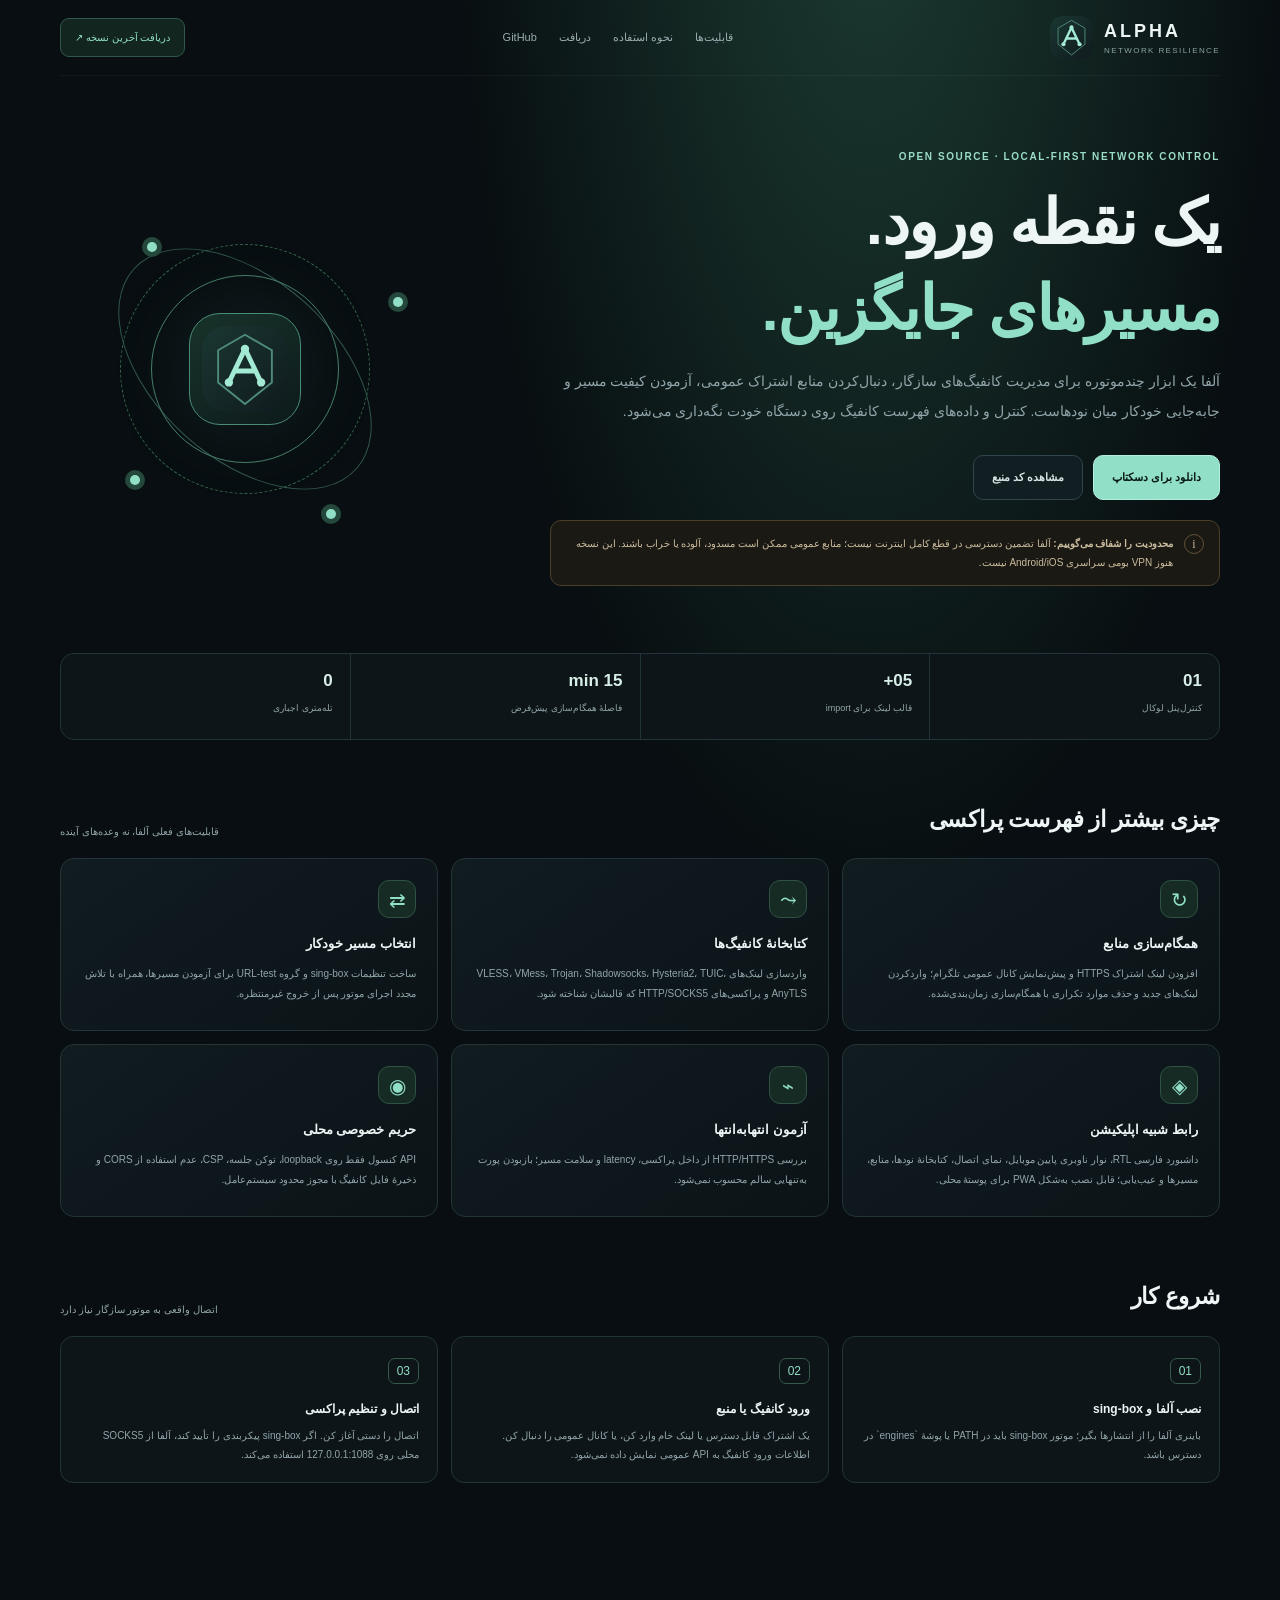
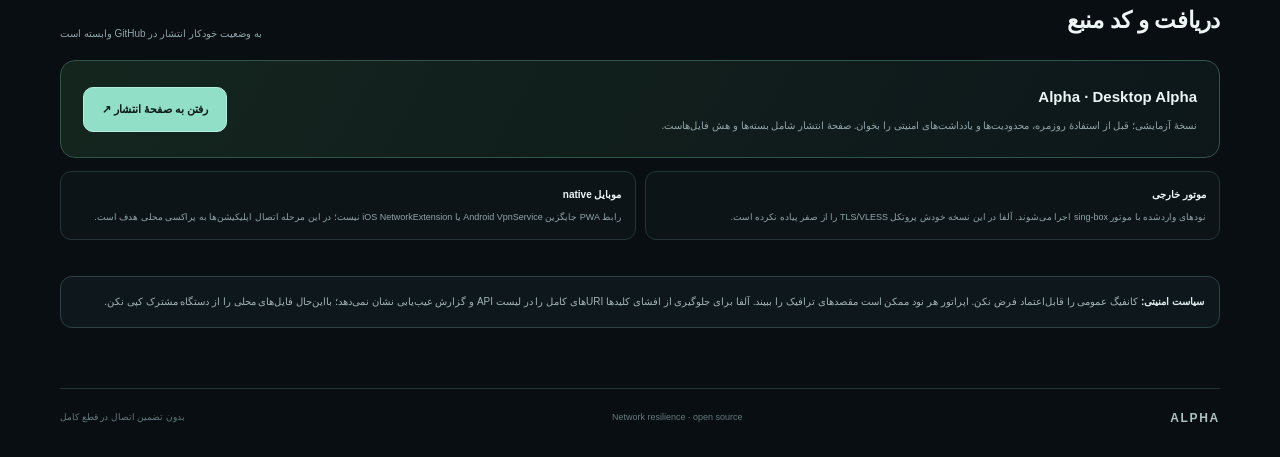
<file: site/index.html>
<!doctype html>
<html lang="fa" dir="rtl">
<head>
<meta charset="utf-8"><meta name="viewport" content="width=device-width,initial-scale=1,viewport-fit=cover"><meta name="theme-color" content="#080e11">
<meta name="description" content="Alpha — مدیریت محلی کانفیگ‌ها، منابع عمومی و مسیرهای جایگزین اتصال.">
<meta name="apple-mobile-web-app-capable" content="yes"><meta name="apple-mobile-web-app-status-bar-style" content="black-translucent"><meta name="application-name" content="Alpha">
<link rel="manifest" href="./manifest.webmanifest">
<link rel="icon" href="./icon.svg" type="image/svg+xml"><title>Alpha — تاب‌آوری شبکه</title>
<style>
:root{color-scheme:dark;--bg:#080e11;--surface:#0e171b;--surface2:#111e22;--line:#22343a;--text:#edf5f5;--muted:#91a5aa;--mint:#91dfc7;--mint2:#b8f0df;font-family:Vazirmatn,Tahoma,"Segoe UI",Arial,sans-serif}*{box-sizing:border-box}html{scroll-behavior:smooth}body{margin:0;background:radial-gradient(ellipse at 68% -8%,#1c3c32 0,transparent 34%),var(--bg);color:var(--text);line-height:1.9;overflow-x:hidden}a{color:inherit;text-decoration:none}button{font:inherit}.wrap{width:min(1160px,100% - 36px);margin:auto}.topnav{height:76px;display:flex;align-items:center;justify-content:space-between;gap:24px;border-bottom:1px solid #ffffff0a}.brand{display:flex;align-items:center;gap:11px;direction:ltr}.brand img{width:43px;height:43px;border-radius:13px}.brand b{font:800 18px Arial,sans-serif;letter-spacing:3px;display:block}.brand small{font:8px Arial,sans-serif;letter-spacing:1.4px;color:#8ba1a4;display:block;margin-top:4px}.links{display:flex;align-items:center;gap:22px;color:#9aadb0;font-size:11px}.links a:hover{color:var(--mint)}.top-cta{padding:9px 14px;border:1px solid #31574a;background:#13251f;border-radius:9px;color:var(--mint);font-size:10px}.hero{display:grid;grid-template-columns:minmax(0,1fr) 370px;align-items:center;gap:48px;padding:75px 0 67px}.eyebrow{font:800 10px Arial,sans-serif;letter-spacing:1.6px;color:#9bdcc6}.hero h1{font-size:clamp(38px,5vw,62px);line-height:1.38;letter-spacing:-1.5px;margin:18px 0 15px;font-weight:800}.hero h1 em{font-style:normal;color:var(--mint)}.hero p{max-width:665px;color:var(--muted);font-size:14px;line-height:2.15;margin:0}.actions{display:flex;flex-wrap:wrap;gap:10px;margin-top:29px}.btn{display:inline-flex;align-items:center;justify-content:center;padding:11px 18px;border-radius:10px;font-size:11px;font-weight:750;border:1px solid transparent}.btn.primary{background:var(--mint);color:#091913;border-color:#b4eedf}.btn.secondary{background:#111e22;border-color:#30464c;color:#d7e5e6}.disclaimer{display:flex;align-items:flex-start;gap:11px;max-width:670px;padding:13px 15px;margin-top:20px;border:1px solid #4b3f2a;border-radius:11px;background:#1b1914;color:#c9bb9d;font-size:10px;line-height:1.9}.disclaimer strong{flex:none;border:1px solid #625238;border-radius:50%;width:20px;height:20px;display:grid;place-items:center;font:12px Georgia}.visual{position:relative;aspect-ratio:1;display:grid;place-items:center}.orbit{position:absolute;border:1px solid #376852;border-radius:50%}.orbit.one{width:250px;height:250px;border-style:dashed;animation:spin 30s linear infinite}.orbit.two{width:300px;height:180px;transform:rotate(42deg);border-color:#31574d}.orbit.three{width:188px;height:188px;border-color:#467d69}.core{z-index:2;width:112px;height:112px;border-radius:31px;border:1px solid #4a8d76;display:grid;place-items:center;background:linear-gradient(145deg,#18332a,#0d1a1b);box-shadow:0 0 90px #79d9b61a}.core img{width:86px;height:86px;border-radius:23px}.point{position:absolute;width:10px;height:10px;border-radius:50%;background:var(--mint);box-shadow:0 0 0 5px #24483b;z-index:1}.p1{top:58px;left:87px}.p2{top:113px;right:27px}.p3{bottom:69px;left:70px}.p4{bottom:35px;right:94px}@keyframes spin{to{transform:rotate(360deg)}}.proofstrip{display:grid;grid-template-columns:repeat(4,1fr);gap:1px;border:1px solid var(--line);border-radius:14px;overflow:hidden;background:var(--line)}.proof{background:#0d1519;padding:17px}.proof b{font:800 17px Arial,sans-serif;display:block;color:#d7eee6}.proof span{font-size:9px;color:var(--muted)}section.content{padding:58px 0 0}.section-title{display:flex;justify-content:space-between;align-items:end;gap:16px;margin-bottom:17px}.section-title h2{font-size:23px;letter-spacing:-.4px;margin:0}.section-title p{font-size:10px;color:var(--muted);margin:0}.featuregrid{display:grid;grid-template-columns:repeat(3,1fr);gap:13px}.feature{background:linear-gradient(145deg,#111c20,#0b1317);border:1px solid var(--line);border-radius:14px;padding:21px;min-height:173px}.ficon{height:38px;width:38px;border-radius:11px;display:grid;place-items:center;background:#172b25;border:1px solid #2f5144;color:var(--mint);font-size:20px}.feature h3{font-size:13px;margin:14px 0 7px}.feature p{font-size:10px;line-height:2;color:var(--muted);margin:0}.steps{display:grid;grid-template-columns:repeat(3,1fr);gap:13px}.step{padding:18px;border:1px solid var(--line);border-radius:13px;background:#0d1519}.step .n{color:var(--mint);font:12px Arial,sans-serif;border:1px solid #36594b;border-radius:7px;padding:5px 8px;display:inline-block}.step b{font-size:12px;display:block;margin:13px 0 5px}.step p{font-size:10px;line-height:1.9;color:var(--muted);margin:0}.downloads{margin-top:58px}.download-card{display:flex;justify-content:space-between;align-items:center;gap:20px;padding:22px;border:1px solid #315647;border-radius:15px;background:linear-gradient(120deg,#14251e,#0d171a)}.download-card h3{font-size:15px;margin:0 0 5px}.download-card p{font-size:10px;line-height:1.9;color:var(--muted);margin:0}.requirements{display:grid;grid-template-columns:repeat(2,1fr);gap:9px;margin-top:13px}.requirement{border:1px solid var(--line);border-radius:11px;background:#0c1418;padding:13px}.requirement b{font-size:10px;display:block}.requirement p{font-size:9px;color:var(--muted);line-height:1.9;margin:5px 0 0}.status-note{margin-top:36px;padding:15px;border:1px solid #2c4247;border-radius:12px;color:#a2b3b6;background:#0e171b;font-size:10px;line-height:2}.status-note strong{color:#dcebea}.footer{display:flex;justify-content:space-between;align-items:center;gap:13px;margin-top:60px;padding:20px 0 30px;border-top:1px solid var(--line);font-size:9px;color:#647a7f}.footer b{font:800 12px Arial,sans-serif;letter-spacing:1.7px;color:#adc3c2}.mobile-nav{display:none}
@media(max-width:800px){.wrap{width:calc(100% - 28px)}.topnav{height:68px}.links{gap:13px;font-size:10px}.links .optional{display:none}.hero{grid-template-columns:1fr;gap:6px;padding:48px 0 35px}.hero h1{font-size:42px;max-width:610px}.hero p{font-size:12px}.visual{position:absolute;top:78px;left:-45px;width:220px;opacity:.2;pointer-events:none}.hero{position:relative}.hero>div:first-child{position:relative;z-index:1}.proofstrip{grid-template-columns:repeat(2,1fr)}.proof{padding:13px}.featuregrid,.steps{grid-template-columns:1fr}.feature{min-height:unset;padding:17px}.feature h3{margin-top:10px}.section-title{align-items:flex-start;flex-direction:column;gap:5px}.section-title h2{font-size:20px}.download-card{align-items:flex-start;flex-direction:column}.download-card .btn{width:100%}.footer{flex-direction:column;align-items:flex-start;gap:8px}.requirements{grid-template-columns:1fr}}
@media(max-width:400px){.hero h1{font-size:35px}.brand b{font-size:16px}.top-cta{font-size:9px;padding:8px 10px}.actions .btn{width:100%}.disclaimer{font-size:9px}}
@media(prefers-reduced-motion:reduce){*,*::before,*::after{animation:none!important;scroll-behavior:auto!important}}
.install-cta{cursor:pointer;font-size:10px}
.site-mobile-nav{display:none}
@media(max-width:640px){
  body{padding-bottom:calc(78px + env(safe-area-inset-bottom))}
  .site-mobile-nav{position:fixed;z-index:20;left:12px;right:12px;bottom:max(10px,env(safe-area-inset-bottom));display:grid;grid-template-columns:repeat(4,minmax(0,1fr));gap:4px;padding:8px;border:1px solid #29403f;border-radius:18px;background:#0c1518f2;backdrop-filter:blur(18px);box-shadow:0 12px 42px #0008}
  .site-mobile-nav a{display:flex;flex-direction:column;align-items:center;justify-content:center;gap:2px;padding:5px 2px;border-radius:10px;color:#9bb0b3;font-size:9px}
  .site-mobile-nav a span{font-size:17px;line-height:1.25;color:var(--mint)}
  .site-mobile-nav a:focus-visible{outline:2px solid var(--mint);outline-offset:2px}
  .topnav{gap:10px}.links{gap:10px}.top-cta{white-space:nowrap}
}
@media(prefers-reduced-motion:reduce){.orbit.one{animation:none}}
</style></head>
<body><div class="wrap">
<header class="topnav"><a class="brand" href="#top"><img src="./icon.svg" alt="لوگوی آلفا"><span><b>ALPHA</b><small>NETWORK RESILIENCE</small></span></a><nav class="links"><a href="#features">قابلیت‌ها</a><a href="#how">نحوه استفاده</a><a class="optional" href="#downloads">دریافت</a><a href="https://github.com/Ehsanamn1/alpha">GitHub</a></nav><a class="top-cta" href="https://github.com/Ehsanamn1/alpha/releases/tag/v0.4.4-alpha">دریافت آخرین نسخه ↗</a><button class="top-cta install-cta" data-install-pwa hidden>نصب وب‌اپ</button></header>
<main id="top"><section class="hero"><div><div class="eyebrow">OPEN SOURCE · LOCAL-FIRST NETWORK CONTROL</div><h1>یک نقطه ورود.<br><em>مسیرهای جایگزین.</em></h1><p>آلفا یک ابزار چندموتوره برای مدیریت کانفیگ‌های سازگار، دنبال‌کردن منابع اشتراک عمومی، آزمودن کیفیت مسیر و جابه‌جایی خودکار میان نودهاست. کنترل و داده‌های فهرست کانفیگ روی دستگاه خودت نگه‌داری می‌شود.</p><div class="actions"><a class="btn primary" href="https://github.com/Ehsanamn1/alpha/releases/tag/v0.4.4-alpha">دانلود برای دسکتاپ</a><a class="btn secondary" href="https://github.com/Ehsanamn1/alpha">مشاهده کد منبع</a></div><div class="disclaimer"><strong>i</strong><span><b>محدودیت را شفاف می‌گوییم:</b> آلفا تضمین دسترسی در قطع کامل اینترنت نیست؛ منابع عمومی ممکن است مسدود، آلوده یا خراب باشند. این نسخه هنوز VPN بومی سراسری Android/iOS نیست.</span></div></div><div class="visual" aria-hidden="true"><div class="orbit one"></div><div class="orbit two"></div><div class="orbit three"></div><div class="core"><img src="./icon.svg" alt=""></div><i class="point p1"></i><i class="point p2"></i><i class="point p3"></i><i class="point p4"></i></div></section>
<div class="proofstrip"><div class="proof"><b>01</b><span>کنترل‌پنل لوکال</span></div><div class="proof"><b>05+</b><span>قالب لینک برای import</span></div><div class="proof"><b>15 min</b><span>فاصلهٔ همگام‌سازی پیش‌فرض</span></div><div class="proof"><b>0</b><span>تله‌متری اجباری</span></div></div>
<section class="content" id="features"><div class="section-title"><h2>چیزی بیشتر از فهرست پراکسی</h2><p>قابلیت‌های فعلی آلفا، نه وعده‌های آینده</p></div><div class="featuregrid"><article class="feature"><div class="ficon">↻</div><h3>همگام‌سازی منابع</h3><p>افزودن لینک اشتراک HTTPS و پیش‌نمایش کانال عمومی تلگرام؛ واردکردن لینک‌های جدید و حذف موارد تکراری با همگام‌سازی زمان‌بندی‌شده.</p></article><article class="feature"><div class="ficon">⤳</div><h3>کتابخانهٔ کانفیگ‌ها</h3><p>واردسازی لینک‌های VLESS، VMess، Trojan، Shadowsocks، Hysteria2، TUIC، AnyTLS و پراکسی‌های HTTP/SOCKS5 که قالبشان شناخته شود.</p></article><article class="feature"><div class="ficon">⇄</div><h3>انتخاب مسیر خودکار</h3><p>ساخت تنظیمات sing-box و گروه URL-test برای آزمودن مسیرها، همراه با تلاش مجدد اجرای موتور پس از خروج غیرمنتظره.</p></article><article class="feature"><div class="ficon">◈</div><h3>رابط شبیه اپلیکیشن</h3><p>داشبورد فارسی RTL، نوار ناوبری پایین موبایل، نمای اتصال، کتابخانهٔ نودها، منابع، مسیرها و عیب‌یابی؛ قابل نصب به‌شکل PWA برای پوستهٔ محلی.</p></article><article class="feature"><div class="ficon">⌁</div><h3>آزمون انتهابه‌انتها</h3><p>بررسی HTTP/HTTPS از داخل پراکسی، latency و سلامت مسیر؛ بازبودن پورت به‌تنهایی سالم محسوب نمی‌شود.</p></article><article class="feature"><div class="ficon">◉</div><h3>حریم خصوصی محلی</h3><p>API کنسول فقط روی loopback، توکن جلسه، CSP، عدم استفاده از CORS و ذخیرهٔ فایل کانفیگ با مجوز محدود سیستم‌عامل.</p></article></div></section>
<section class="content" id="how"><div class="section-title"><h2>شروع کار</h2><p>اتصال واقعی به موتور سازگار نیاز دارد</p></div><div class="steps"><article class="step"><span class="n">01</span><b>نصب آلفا و sing-box</b><p>باینری آلفا را از انتشارها بگیر؛ موتور sing-box باید در PATH یا پوشهٔ `engines` در دسترس باشد.</p></article><article class="step"><span class="n">02</span><b>ورود کانفیگ یا منبع</b><p>یک اشتراک قابل دسترس یا لینک خام وارد کن، یا کانال عمومی را دنبال کن. اطلاعات ورود کانفیگ به API عمومی نمایش داده نمی‌شود.</p></article><article class="step"><span class="n">03</span><b>اتصال و تنظیم پراکسی</b><p>اتصال را دستی آغاز کن. اگر sing-box پیکربندی را تأیید کند، آلفا از SOCKS5 محلی روی 127.0.0.1:1088 استفاده می‌کند.</p></article></div></section>
<section class="content downloads" id="downloads"><div class="section-title"><h2>دریافت و کد منبع</h2><p>به وضعیت خودکار انتشار در GitHub وابسته است</p></div><div class="download-card"><div><h3>Alpha · Desktop Alpha</h3><p>نسخهٔ آزمایشی؛ قبل از استفادهٔ روزمره، محدودیت‌ها و یادداشت‌های امنیتی را بخوان. صفحهٔ انتشار شامل بسته‌ها و هش فایل‌هاست.</p></div><a class="btn primary" href="https://github.com/Ehsanamn1/alpha/releases/tag/v0.4.4-alpha">رفتن به صفحهٔ انتشار ↗</a></div><div class="requirements"><div class="requirement"><b>موتور خارجی</b><p>نودهای واردشده با موتور sing-box اجرا می‌شوند. آلفا در این نسخه خودش پروتکل TLS/VLESS را از صفر پیاده نکرده است.</p></div><div class="requirement"><b>موبایل native</b><p>رابط PWA جایگزین Android VpnService یا iOS NetworkExtension نیست؛ در این مرحله اتصال اپلیکیشن‌ها به پراکسی محلی هدف است.</p></div></div><div class="status-note"><strong>سیاست امنیتی:</strong> کانفیگ عمومی را قابل‌اعتماد فرض نکن. اپراتور هر نود ممکن است مقصدهای ترافیک را ببیند. آلفا برای جلوگیری از افشای کلیدها URIهای کامل را در لیست API و گزارش عیب‌یابی نشان نمی‌دهد؛ بااین‌حال فایل‌های محلی را از دستگاه مشترک کپی نکن.</div></section></main>
<footer class="footer"><b>ALPHA</b><span>Network resilience · open source</span><span>بدون تضمین اتصال در قطع کامل</span></footer></div>
<nav class="site-mobile-nav" aria-label="ناوبری سریع">
  <a href="#top"><span>◈</span>خانه</a>
  <a href="#features"><span>⌁</span>قابلیت‌ها</a>
  <a href="#downloads"><span>↓</span>دریافت</a>
  <a href="https://github.com/Ehsanamn1/alpha"><span>⌘</span>GitHub</a>
</nav>
<script>
(() => {
  let deferredPrompt;
  const install = document.querySelector('[data-install-pwa]');
  window.addEventListener('beforeinstallprompt', (event) => {
    event.preventDefault();
    deferredPrompt = event;
    if (install) install.hidden = false;
  });
  install?.addEventListener('click', async () => {
    if (!deferredPrompt) return;
    await deferredPrompt.prompt();
    await deferredPrompt.userChoice;
    deferredPrompt = null;
    install.hidden = true;
  });
  window.addEventListener('appinstalled', () => { if (install) install.hidden = true; });
  if ('serviceWorker' in navigator && location.protocol === 'https:') {
    navigator.serviceWorker.register('./sw.js').catch(() => {});
  }
})();
</script>
</body></html>
</file>
